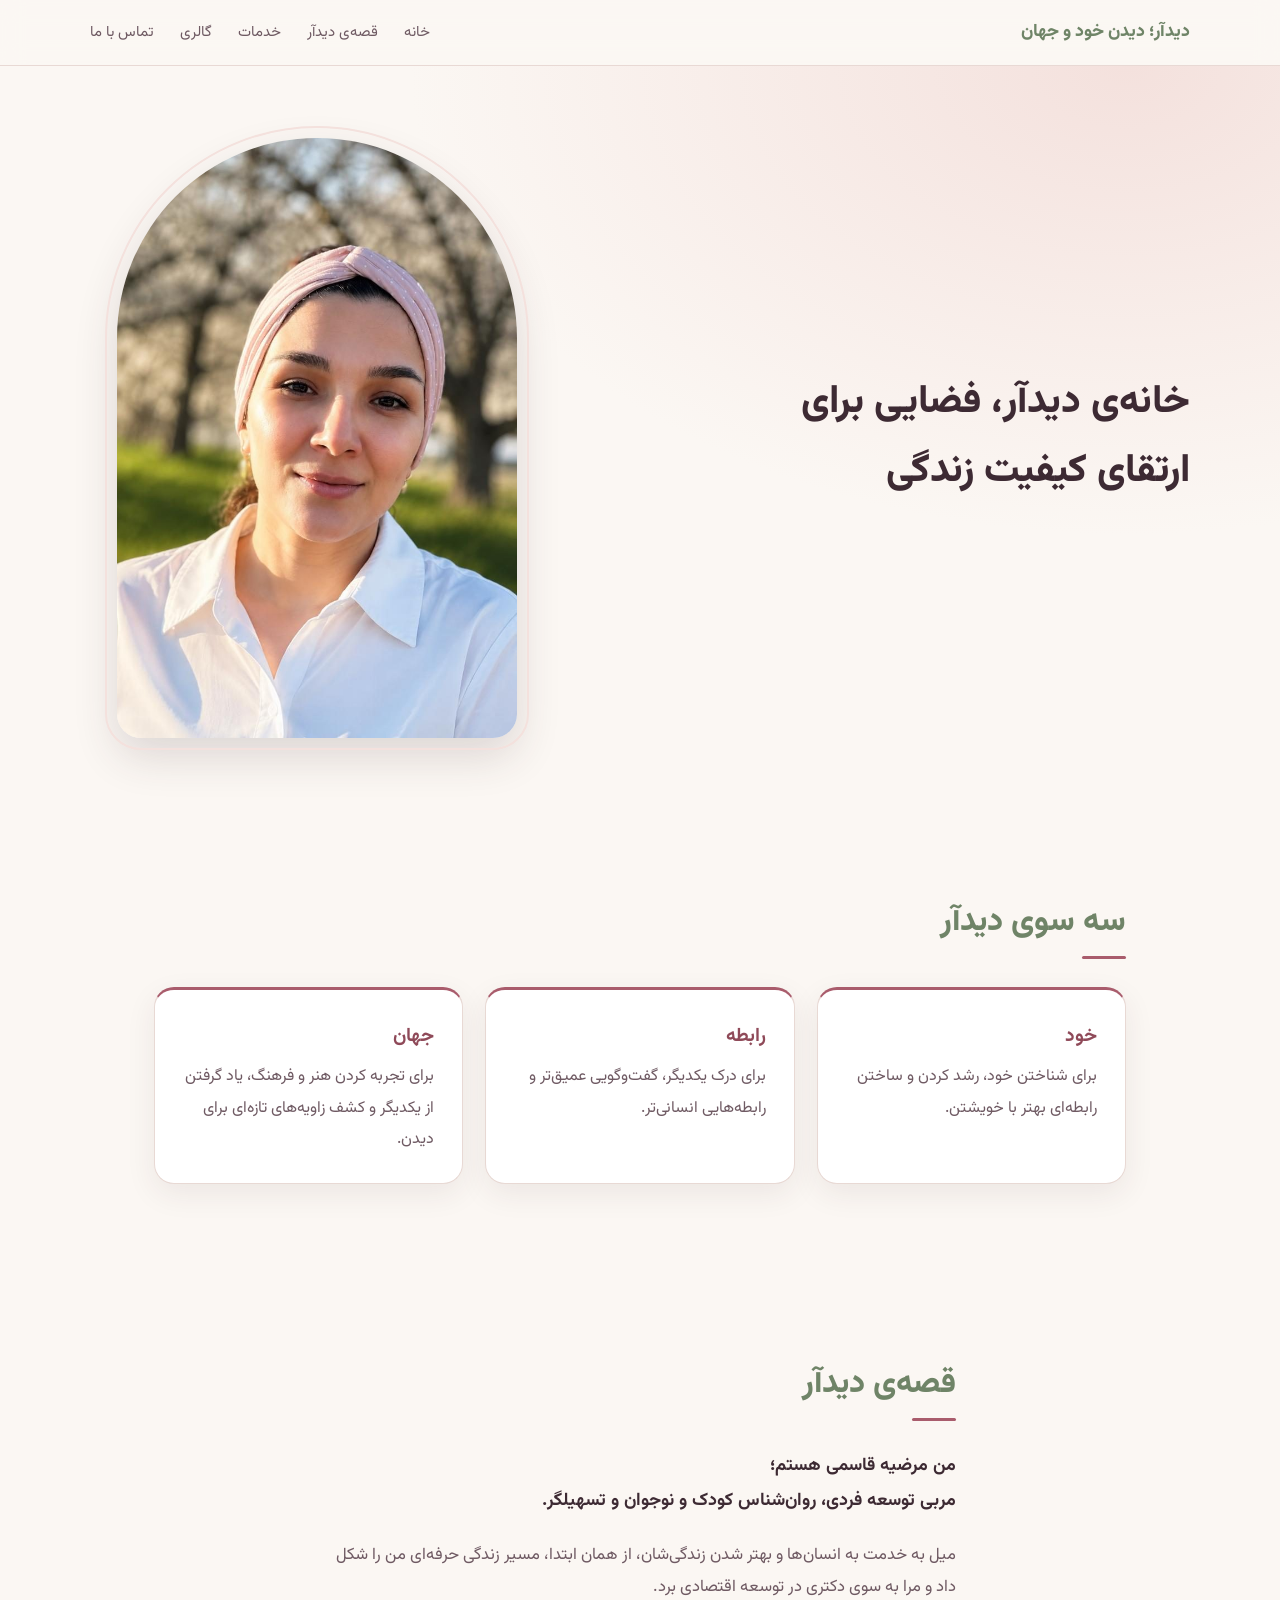
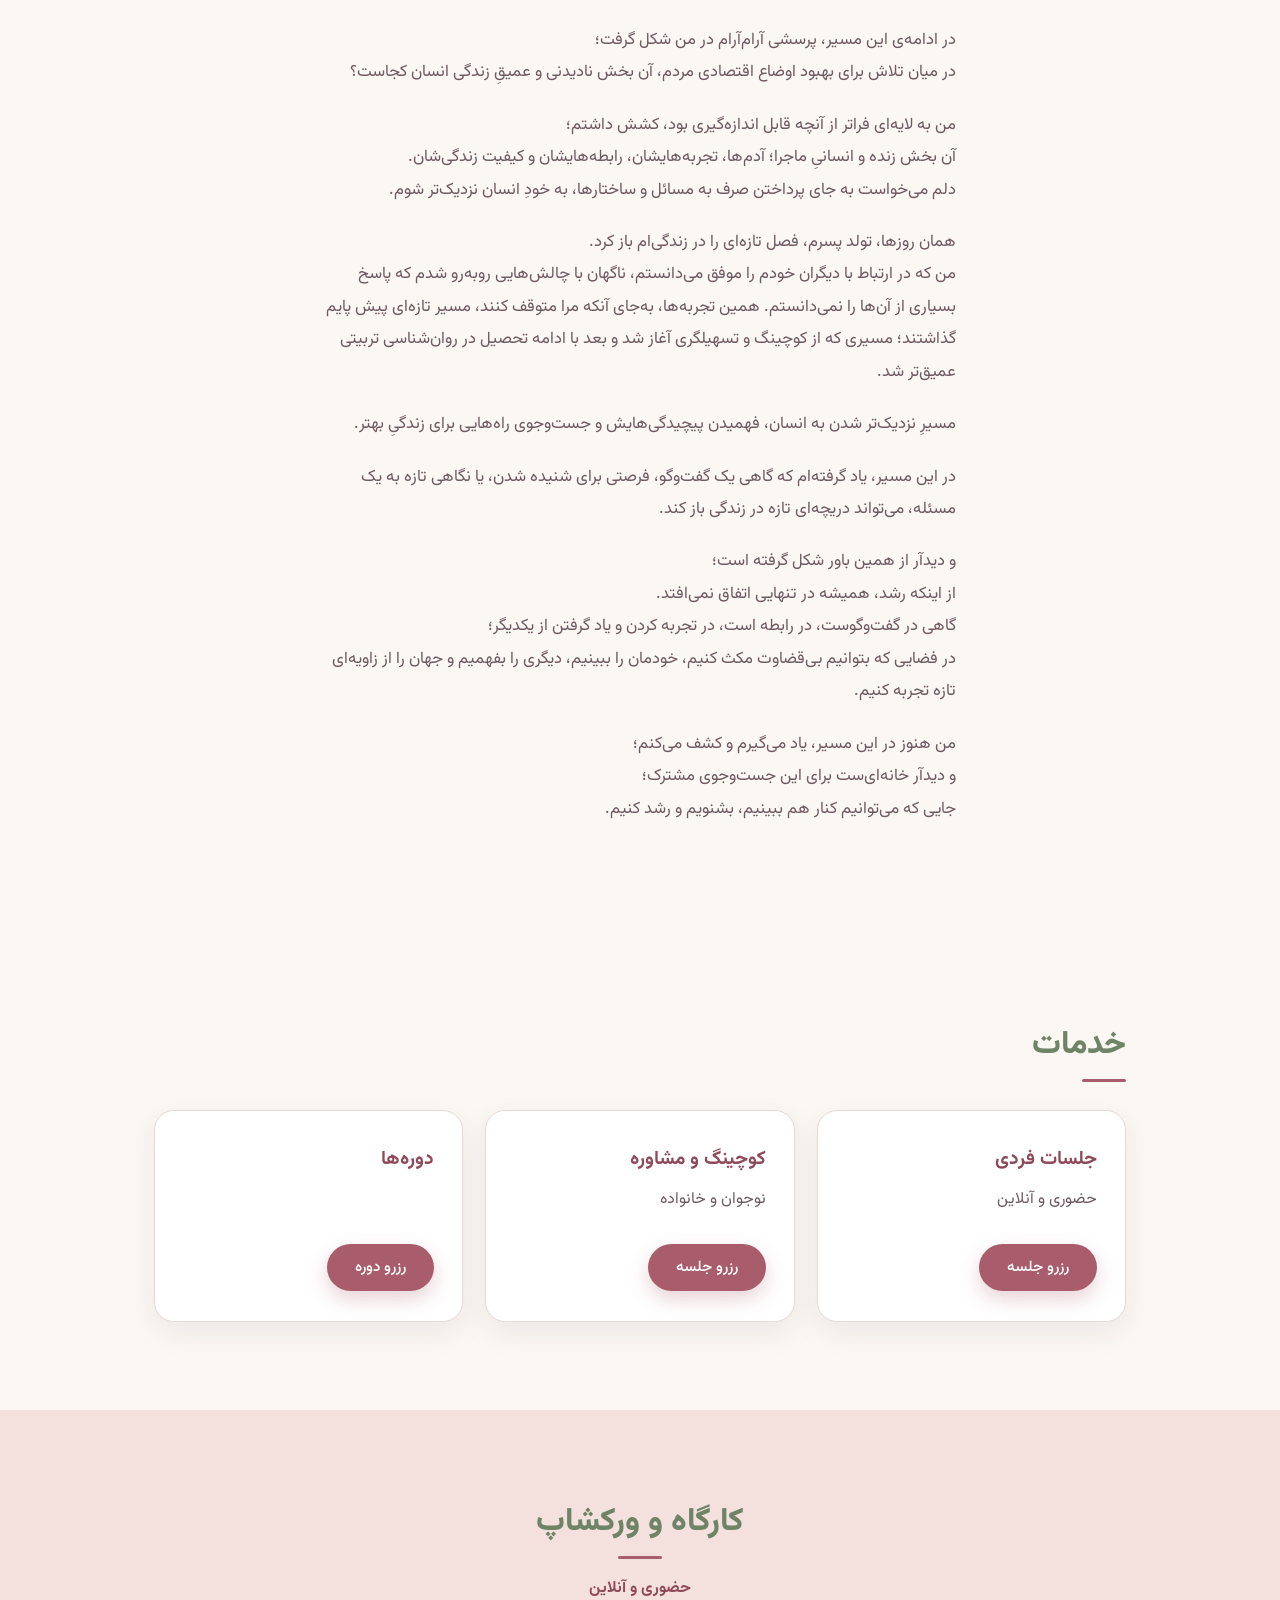
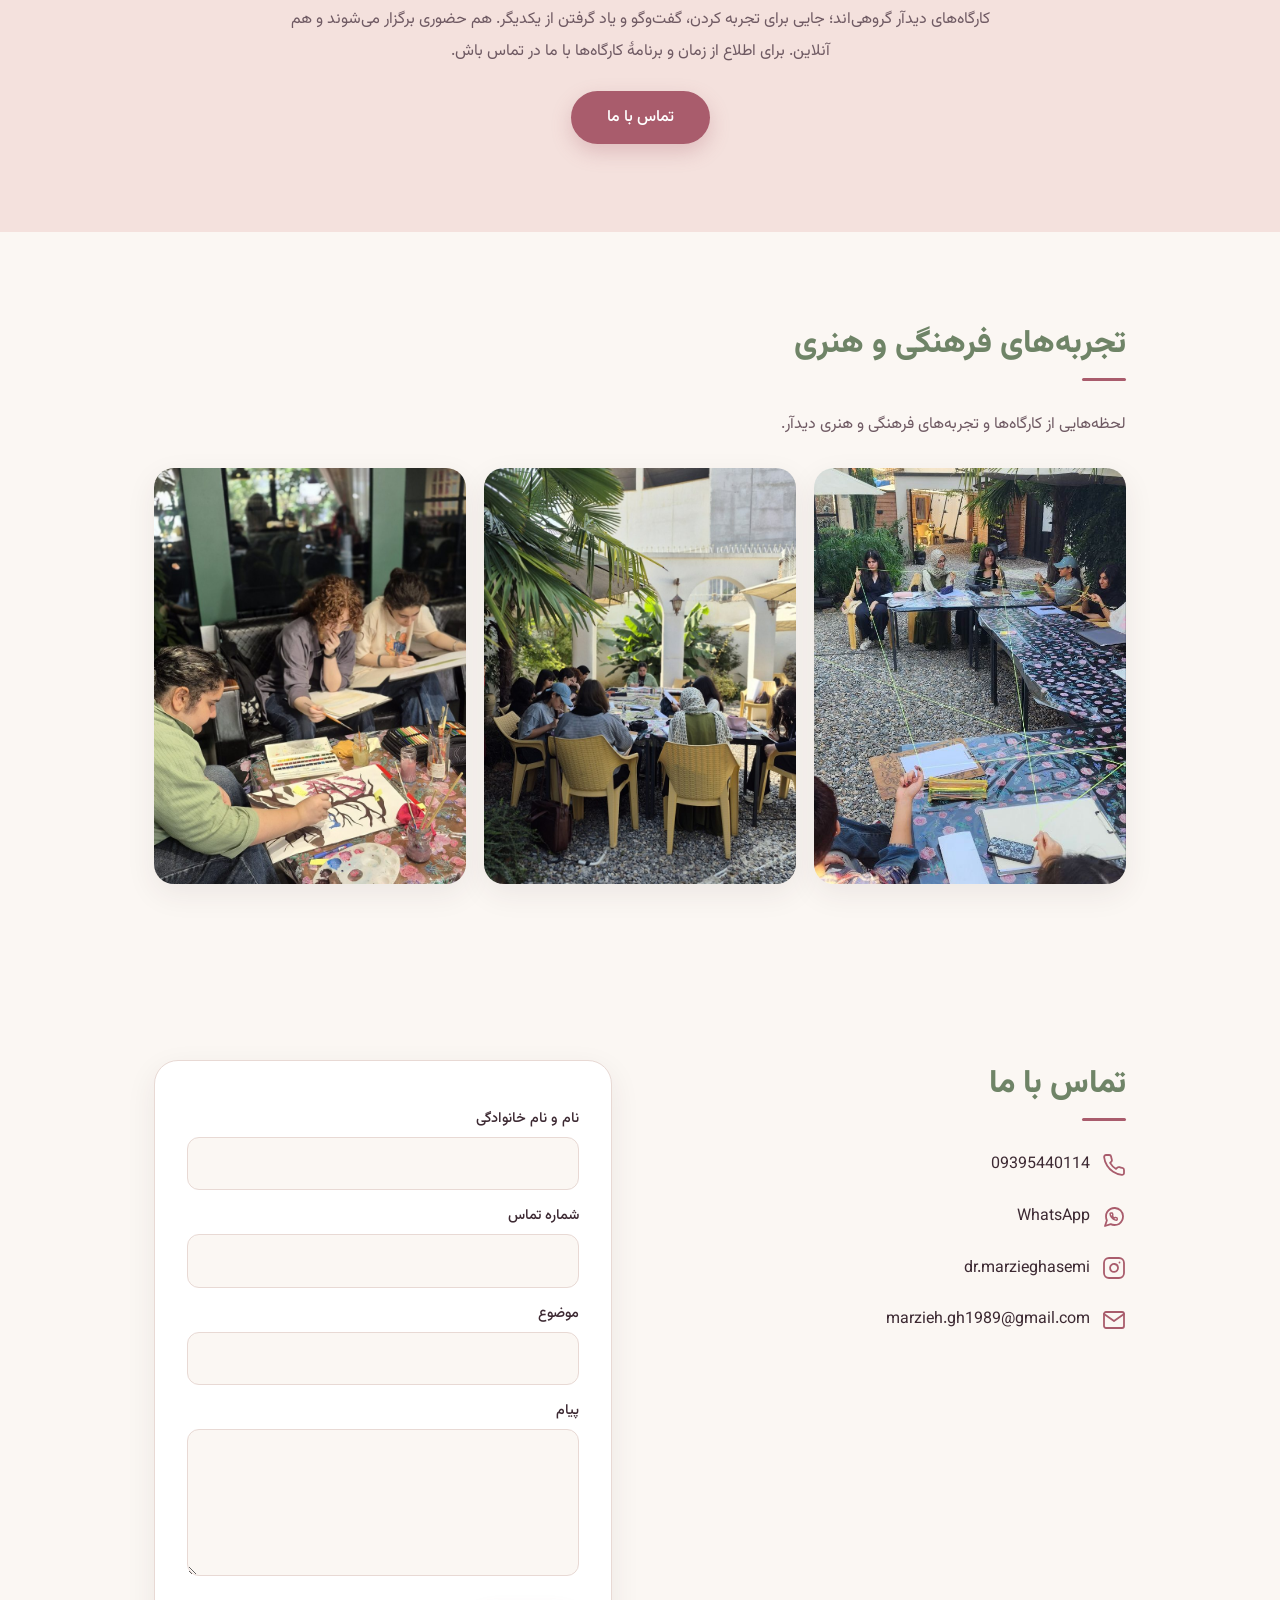
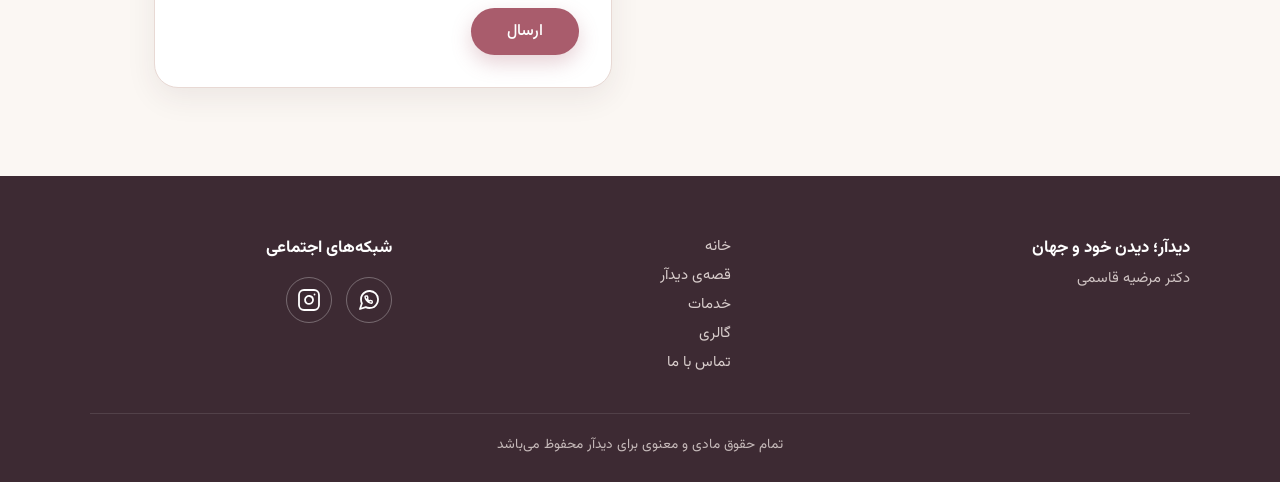
<file: index.html>
<!DOCTYPE html>
<html lang="fa" dir="rtl">
<head>
<meta charset="UTF-8">
<meta name="viewport" content="width=device-width, initial-scale=1">
<meta name="description" content="دیدآر؛ دیدن خود و جهان — جلسات فردی، کوچینگ و مشاوره، کارگاه و تجربه‌های فرهنگی و هنری با مرضیه قاسمی">
<meta name="theme-color" content="#fbf7f3">
<script>document.documentElement.classList.add('js')</script>
<title>دیدآر | دیدن خود و جهان</title>
<link rel="preconnect" href="https://fonts.googleapis.com">
<link rel="preconnect" href="https://fonts.gstatic.com" crossorigin>
<link href="https://fonts.googleapis.com/css2?family=Vazirmatn:wght@400;500;700;800&display=swap" rel="stylesheet">
<link rel="stylesheet" href="style.css">
</head>
<body>
<header>
  <a class="logo" href="#home">دیدآر؛ دیدن خود و جهان</a>
  <button class="menu-btn" type="button" aria-label="منو" aria-expanded="false" aria-controls="nav"><span></span><span></span><span></span></button>
  <nav id="nav" aria-label="منوی اصلی">
    <a href="#home">خانه</a>
    <a href="#story">قصه‌ی دیدآر</a>
    <div class="dropdown">
      <a href="#coaching">خدمات</a>
      <div class="dropdown-menu">
        <a href="#workshop">کارگاه و ورکشاپ</a>
        <a href="#individual">جلسات فردی</a>
        <a href="#coaching">کوچینگ و مشاوره</a>
        <a href="#gallery">تجربه‌های فرهنگی و هنری</a>
      </div>
    </div>
    <a href="#gallery">گالری</a>
    <a href="#contact">تماس با ما</a>
  </nav>
</header>

<main>
<section class="hero" id="home">
  <div class="hero-text">
    <h1>خانه‌ی دیدآر، فضایی برای<br>ارتقای کیفیت زندگی</h1>
  </div>
  <img class="hero-photo" src="images/marzieh.jpg" alt="مرضیه قاسمی">
</section>

<section class="sides">
  <h2>سه سوی دیدآر</h2>
  <div class="sides-grid">
    <div><h3>خود</h3><p>برای شناختن خود، رشد کردن و ساختن رابطه‌ای بهتر با خویشتن.</p></div>
    <div><h3>رابطه</h3><p>برای درک یکدیگر، گفت‌وگویی عمیق‌تر و رابطه‌هایی انسانی‌تر.</p></div>
    <div><h3>جهان</h3><p>برای تجربه کردن هنر و فرهنگ، یاد گرفتن از یکدیگر و کشف زاویه‌های تازه‌ای برای دیدن.</p></div>
  </div>
</section>

<section class="story" id="story">
  <h2>قصه‌ی دیدآر</h2>
  <p>من مرضیه قاسمی هستم؛<br>مربی توسعه فردی، روان‌شناس کودک و نوجوان و تسهیلگر.</p>
  <p>میل به خدمت به انسان‌ها و بهتر شدن زندگی‌شان، از همان ابتدا، مسیر زندگی حرفه‌ای من را شکل داد و مرا به سوی دکتری در توسعه اقتصادی برد.</p>
  <p>در ادامه‌ی این مسیر، پرسشی آرام‌آرام در من شکل گرفت؛<br>در میان تلاش برای بهبود اوضاع اقتصادی مردم، آن بخش نادیدنی و عمیقِ زندگی انسان کجاست؟</p>
  <p>من به لایه‌ای فراتر از آنچه قابل اندازه‌گیری بود، کشش داشتم؛<br>آن بخش زنده و انسانیِ ماجرا؛ آدم‌ها، تجربه‌هایشان، رابطه‌هایشان و کیفیت زندگی‌شان.<br>دلم می‌خواست به جای پرداختن صرف به مسائل و ساختارها، به خودِ انسان نزدیک‌تر شوم.</p>
  <p>همان روزها، تولد پسرم، فصل تازه‌ای را در زندگی‌ام باز کرد.<br>من که در ارتباط با دیگران خودم را موفق می‌دانستم، ناگهان با چالش‌هایی روبه‌رو شدم که پاسخ بسیاری از آن‌ها را نمی‌دانستم. همین تجربه‌ها، به‌جای آنکه مرا متوقف کنند، مسیر تازه‌ای پیش پایم گذاشتند؛ مسیری که از کوچینگ و تسهیلگری آغاز شد و بعد با ادامه تحصیل در روان‌شناسی تربیتی عمیق‌تر شد.</p>
  <p>مسیرِ نزدیک‌تر شدن به انسان، فهمیدن پیچیدگی‌هایش و جست‌وجوی راه‌هایی برای زندگیِ بهتر.</p>
  <p>در این مسیر، یاد گرفته‌ام که گاهی یک گفت‌وگو، فرصتی برای شنیده شدن، یا نگاهی تازه به یک مسئله، می‌تواند دریچه‌ای تازه در زندگی باز کند.</p>
  <p>و دیدآر از همین باور شکل گرفته است؛<br>از اینکه رشد، همیشه در تنهایی اتفاق نمی‌افتد.<br>گاهی در گفت‌وگوست، در رابطه است، در تجربه کردن و یاد گرفتن از یکدیگر؛<br>در فضایی که بتوانیم بی‌قضاوت مکث کنیم، خودمان را ببینیم، دیگری را بفهمیم و جهان را از زاویه‌ای تازه تجربه کنیم.</p>
  <p>من هنوز در این مسیر، یاد می‌گیرم و کشف می‌کنم؛<br>و دیدآر خانه‌ای‌ست برای این جست‌وجوی مشترک؛<br>جایی که می‌توانیم کنار هم ببینیم، بشنویم و رشد کنیم.</p>
</section>

<section class="coaching" id="coaching">
  <h2>خدمات</h2>
  <div class="row" id="individual">
    <h3>جلسات فردی</h3>
    <div>
      <p>حضوری و آنلاین</p>
      <a class="btn" href="#contact">رزرو جلسه</a>
    </div>
  </div>
  <div class="row">
    <h3>کوچینگ و مشاوره</h3>
    <div>
      <p>نوجوان و خانواده</p>
      <a class="btn" href="#contact">رزرو جلسه</a>
    </div>
  </div>
  <div class="row">
    <h3>دوره‌ها</h3>
    <div>
      <a class="btn" href="#contact">رزرو دوره</a>
    </div>
  </div>
</section>

<section class="workshop" id="workshop">
  <h2>کارگاه و ورکشاپ</h2>
  <p class="sub">حضوری و آنلاین</p>
  <p>کارگاه‌های دیدآر گروهی‌اند؛ جایی برای تجربه کردن، گفت‌وگو و یاد گرفتن از یکدیگر. هم حضوری برگزار می‌شوند و هم آنلاین. برای اطلاع از زمان و برنامهٔ کارگاه‌ها با ما در تماس باش.</p>
  <a class="btn" href="#contact">تماس با ما</a>
</section>

<section class="gallery" id="gallery">
  <h2>تجربه‌های فرهنگی و هنری</h2>
  <p>لحظه‌هایی از کارگاه‌ها و تجربه‌های فرهنگی و هنری دیدآر.</p>
  <div class="gallery-grid">
    <img loading="lazy" src="images/yarn.jpg" alt="کارگاه گروهی در حیاط">
    <img loading="lazy" src="images/garden.jpg" alt="جمعی در حال کار در حیاط">
    <img loading="lazy" src="images/art.jpg" alt="نقاشی آبرنگ در کارگاه">
  </div>
</section>

<section class="contact" id="contact">
  <div>
    <h2>تماس با ما</h2>
    <ul class="contact-list">
      <li><a href="tel:+989395440114"><svg class="ic" viewBox="0 0 24 24" aria-hidden="true"><path d="M22 16.92v3a2 2 0 0 1-2.18 2 19.79 19.79 0 0 1-8.63-3.07 19.5 19.5 0 0 1-6-6 19.79 19.79 0 0 1-3.07-8.67A2 2 0 0 1 4.11 2h3a2 2 0 0 1 2 1.72 12.84 12.84 0 0 0 .7 2.81 2 2 0 0 1-.45 2.11L8.09 9.91a16 16 0 0 0 6 6l1.27-1.27a2 2 0 0 1 2.11-.45 12.84 12.84 0 0 0 2.81.7A2 2 0 0 1 22 16.92z"/></svg><span dir="ltr">09395440114</span></a></li>
      <li><a href="https://wa.me/989395440114"><svg class="ic" viewBox="0 0 24 24" aria-hidden="true"><path d="M21 11.5a8.38 8.38 0 0 1-.9 3.8 8.5 8.5 0 0 1-7.6 4.7 8.38 8.38 0 0 1-3.8-.9L3 21l1.9-5.7a8.38 8.38 0 0 1-.9-3.8 8.5 8.5 0 0 1 4.7-7.6 8.38 8.38 0 0 1 3.8-.9h.5a8.48 8.48 0 0 1 8 8v.5z"/><g transform="translate(7.3 7.3) scale(.36)" stroke-width="4"><path d="M22 16.92v3a2 2 0 0 1-2.18 2 19.79 19.79 0 0 1-8.63-3.07 19.5 19.5 0 0 1-6-6 19.79 19.79 0 0 1-3.07-8.67A2 2 0 0 1 4.11 2h3a2 2 0 0 1 2 1.72 12.84 12.84 0 0 0 .7 2.81 2 2 0 0 1-.45 2.11L8.09 9.91a16 16 0 0 0 6 6l1.27-1.27a2 2 0 0 1 2.11-.45 12.84 12.84 0 0 0 2.81.7A2 2 0 0 1 22 16.92z"/></g></svg><span dir="ltr">WhatsApp</span></a></li>
      <li><a href="https://www.instagram.com/dr.marzieghasemi"><svg class="ic" viewBox="0 0 24 24" aria-hidden="true"><rect x="2" y="2" width="20" height="20" rx="5" ry="5"/><path d="M16 11.37A4 4 0 1 1 12.63 8 4 4 0 0 1 16 11.37z"/><line x1="17.5" y1="6.5" x2="17.51" y2="6.5"/></svg><span dir="ltr">dr.marzieghasemi</span></a></li>
      <li><a href="mailto:marzieh.gh1989@gmail.com"><svg class="ic" viewBox="0 0 24 24" aria-hidden="true"><path d="M4 4h16c1.1 0 2 .9 2 2v12c0 1.1-.9 2-2 2H4c-1.1 0-2-.9-2-2V6c0-1.1.9-2 2-2z"/><polyline points="22,6 12,13 2,6"/></svg><bdi dir="ltr">marzieh.gh1989@gmail.com</bdi></a></li>
    </ul>
  </div>
  <form id="bookForm" novalidate>
    <label for="name">نام و نام خانوادگی</label>
    <input id="name" type="text" required aria-describedby="name-err">
    <small class="field-error" id="name-err"></small>
    <label for="phone">شماره تماس</label>
    <input id="phone" type="tel" required aria-describedby="phone-err">
    <small class="field-error" id="phone-err"></small>
    <label for="subject">موضوع</label>
    <input id="subject" type="text">
    <label for="message">پیام</label>
    <textarea id="message" rows="4" required aria-describedby="message-err"></textarea>
    <small class="field-error" id="message-err"></small>
    <button class="btn" type="submit">ارسال</button>
    <div id="formStatus" class="form-msg" role="status" aria-live="polite" hidden></div>
  </form>
</section>
</main>

<footer>
  <div class="foot">
    <div><strong>دیدآر؛ دیدن خود و جهان</strong><p>دکتر مرضیه قاسمی</p></div>
    <ul>
      <li><a href="#home">خانه</a></li>
      <li><a href="#story">قصه‌ی دیدآر</a></li>
      <li><a href="#coaching">خدمات</a></li>
      <li><a href="#gallery">گالری</a></li>
      <li><a href="#contact">تماس با ما</a></li>
    </ul>
    <div>
      <strong>شبکه‌های اجتماعی</strong>
      <div class="social">
        <a href="https://wa.me/989395440114" aria-label="WhatsApp" target="_blank" rel="noopener"><svg class="ic" viewBox="0 0 24 24" aria-hidden="true"><path d="M21 11.5a8.38 8.38 0 0 1-.9 3.8 8.5 8.5 0 0 1-7.6 4.7 8.38 8.38 0 0 1-3.8-.9L3 21l1.9-5.7a8.38 8.38 0 0 1-.9-3.8 8.5 8.5 0 0 1 4.7-7.6 8.38 8.38 0 0 1 3.8-.9h.5a8.48 8.48 0 0 1 8 8v.5z"/><g transform="translate(7.3 7.3) scale(.36)" stroke-width="4"><path d="M22 16.92v3a2 2 0 0 1-2.18 2 19.79 19.79 0 0 1-8.63-3.07 19.5 19.5 0 0 1-6-6 19.79 19.79 0 0 1-3.07-8.67A2 2 0 0 1 4.11 2h3a2 2 0 0 1 2 1.72 12.84 12.84 0 0 0 .7 2.81 2 2 0 0 1-.45 2.11L8.09 9.91a16 16 0 0 0 6 6l1.27-1.27a2 2 0 0 1 2.11-.45 12.84 12.84 0 0 0 2.81.7A2 2 0 0 1 22 16.92z"/></g></svg></a>
        <a href="https://www.instagram.com/dr.marzieghasemi" aria-label="Instagram" target="_blank" rel="noopener"><svg class="ic" viewBox="0 0 24 24" aria-hidden="true"><rect x="2" y="2" width="20" height="20" rx="5" ry="5"/><path d="M16 11.37A4 4 0 1 1 12.63 8 4 4 0 0 1 16 11.37z"/><line x1="17.5" y1="6.5" x2="17.51" y2="6.5"/></svg></a>
      </div>
    </div>
  </div>
  <p class="copy">تمام حقوق مادی و معنوی برای دیدآر محفوظ می‌باشد</p>
</footer>

<script>
var FORM_ENDPOINT = 'https://formsubmit.co/ajax/marzieh.gh1989@gmail.com';

var form = document.getElementById('bookForm');
var statusEl = document.getElementById('formStatus');
var sendBtn = form.querySelector('button[type="submit"]');
var sending = false;
var DEBUG = true; // موقت: دلیل فنی خطا زیر پیام نشون داده می‌شه. بعد از رفع مشکل false کن

function showStatus(type, text) {
  statusEl.className = 'form-msg ' + type;
  statusEl.textContent = text;
  statusEl.hidden = false;
}
function setFieldError(id, text) {
  var input = document.getElementById(id);
  document.getElementById(id + '-err').textContent = text || '';
  if (text) { input.setAttribute('aria-invalid', 'true'); }
  else { input.removeAttribute('aria-invalid'); }
}
['name', 'phone', 'message'].forEach(function (id) {
  document.getElementById(id).addEventListener('input', function () { setFieldError(id, ''); });
});

function validate() {
  var val = function (id) { return document.getElementById(id).value.trim(); };
  var firstBad = null;
  var check = function (id, ok, text) {
    setFieldError(id, ok ? '' : text);
    if (!ok && !firstBad) { firstBad = document.getElementById(id); }
  };
  check('name', val('name') !== '', 'لطفاً نام و نام خانوادگی را وارد کنید.');
  var digits = (val('phone').match(/[0-9\u06F0-\u06F9\u0660-\u0669]/g) || []).length;
  if (val('phone') === '') { check('phone', false, 'لطفاً شماره تماس را وارد کنید.'); }
  else { check('phone', digits >= 7, 'لطفاً یک شماره تماس معتبر وارد کنید.'); }
  check('message', val('message') !== '', 'لطفاً متن پیام را وارد کنید.');
  if (firstBad) { firstBad.focus(); return false; }
  return true;
}

form.addEventListener('submit', function (e) {
  e.preventDefault();
  if (sending) { return; }
  statusEl.hidden = true;
  if (!validate()) { return; }
  if (location.protocol === 'file:') {
    showStatus('err', 'برای امتحان فرم، سایت را از آدرس اینترنتی‌اش باز کن، نه از فایل روی کامپیوتر.');
    return;
  }

  var v = function (id) { return document.getElementById(id).value.trim(); };
  sending = true;
  sendBtn.disabled = true;
  sendBtn.textContent = 'در حال ارسال...';

  var controller = new AbortController();
  var timer = setTimeout(function () { controller.abort(); }, 20000);

  fetch(FORM_ENDPOINT, {
    method: 'POST',
    headers: { 'Content-Type': 'application/json', 'Accept': 'application/json' },
    body: JSON.stringify({
      _subject: 'درخواست جدید از سایت دیدآر',
      _template: 'table',
      _captcha: 'false',
      name: v('name'),
      phone: v('phone'),
      subject: v('subject'),
      message: v('message')
    }),
    signal: controller.signal
  }).then(function (res) {
    return res.text().then(function (text) {
      var data = null;
      try { data = JSON.parse(text); } catch (err) {}
      if (res.ok && data && (data.success === true || data.success === 'true')) { return; }
      throw new Error('پاسخ سرویس ارسال: HTTP ' + res.status + ' — ' + text.slice(0, 300));
    });
  }).then(function () {
    form.reset();
    showStatus('ok', 'پیام شما با موفقیت ارسال شد.');
  }).catch(function (err) {
    console.error('خطای ارسال فرم:', err);
    showStatus('err', 'ارسال پیام انجام نشد. لطفاً دوباره تلاش کنید.');
    if (DEBUG) {
      var d = document.createElement('small');
      d.setAttribute('dir', 'ltr');
      d.style.cssText = 'display:block;margin-top:8px;font-size:.75rem;word-break:break-all;text-align:left';
      d.textContent = String(err && err.message ? err.message : err);
      statusEl.appendChild(d);
    }
  }).finally(function () {
    clearTimeout(timer);
    sending = false;
    sendBtn.disabled = false;
    sendBtn.textContent = 'ارسال';
  });
});

// روی گوشی (بدون هاور) با تپ روی «خدمات» زیرمنو باز/بسته بشه
document.querySelectorAll('nav .dropdown > a').forEach(function (link) {
  link.addEventListener('click', function (e) {
    if (window.matchMedia('(hover: none)').matches) {
      e.preventDefault();
      link.parentElement.classList.toggle('open');
    }
  });
});
document.addEventListener('click', function (e) {
  document.querySelectorAll('nav .dropdown.open').forEach(function (d) {
    if (!d.contains(e.target)) d.classList.remove('open');
  });
});

// منوی موبایل، سایه‌ی هدر، ظاهر شدن نرم بخش‌ها
var hd = document.querySelector('header'), mb = document.querySelector('.menu-btn');
mb.addEventListener('click', function () {
  mb.setAttribute('aria-expanded', hd.classList.toggle('open'));
});
document.querySelectorAll('#nav a').forEach(function (a) {
  a.addEventListener('click', function () {
    if (!a.matches('.dropdown > a')) { hd.classList.remove('open'); mb.setAttribute('aria-expanded', 'false'); }
  });
});
window.addEventListener('scroll', function () { hd.classList.toggle('scrolled', window.scrollY > 10); }, { passive: true });
var rv = document.querySelectorAll('main section:not(.hero)');
if ('IntersectionObserver' in window) {
  var io = new IntersectionObserver(function (es) {
    es.forEach(function (e) { if (e.isIntersecting) { e.target.classList.add('in'); io.unobserve(e.target); } });
  }, { threshold: 0.08 });
  rv.forEach(function (el) { el.classList.add('reveal'); io.observe(el); });
}

// گالری: نمایش بزرگ تصویر (Lightbox)
(function () {
  var imgs = [].slice.call(document.querySelectorAll('.gallery-grid img')), i = 0, opener = null;
  if (!imgs.length) { return; }
  var lb = document.createElement('div');
  lb.className = 'lb'; lb.hidden = true;
  lb.setAttribute('role', 'dialog'); lb.setAttribute('aria-modal', 'true'); lb.setAttribute('aria-label', 'نمایش تصویر');
  lb.innerHTML = '<button class="lb-x" aria-label="بستن">×</button><button class="lb-prev" aria-label="عکس قبلی">←</button><figure><img alt=""></figure><button class="lb-next" aria-label="عکس بعدی">→</button>';
  document.body.appendChild(lb);
  var pic = lb.querySelector('img');
  pic.onload = function () { pic.classList.remove('fade'); };
  function show(n) {
    i = (n + imgs.length) % imgs.length;
    pic.classList.add('fade');
    pic.alt = imgs[i].alt;
    pic.src = imgs[i].currentSrc || imgs[i].src;
  }
  function open(n) {
    opener = document.activeElement; lb.hidden = false;
    document.body.style.overflow = 'hidden';
    show(n); lb.querySelector('.lb-x').focus();
  }
  function close() {
    lb.hidden = true; document.body.style.overflow = '';
    if (opener) { opener.focus({ preventScroll: true }); }
  }
  imgs.forEach(function (im, n) {
    im.tabIndex = 0; im.setAttribute('role', 'button');
    im.addEventListener('click', function () { open(n); });
    im.addEventListener('keydown', function (e) { if (e.key === 'Enter' || e.key === ' ') { e.preventDefault(); open(n); } });
  });
  lb.addEventListener('click', function (e) {
    var t = e.target;
    if (t === lb || t.tagName === 'FIGURE' || t.classList.contains('lb-x')) { close(); }
    else if (t.classList.contains('lb-prev')) { show(i - 1); }
    else if (t.classList.contains('lb-next')) { show(i + 1); }
  });
  document.addEventListener('keydown', function (e) {
    if (lb.hidden) { return; }
    if (e.key === 'Escape') { close(); }
    else if (e.key === 'ArrowLeft') { show(i - 1); }
    else if (e.key === 'ArrowRight') { show(i + 1); }
  });
  var x0 = null;
  lb.addEventListener('touchstart', function (e) { x0 = e.touches[0].clientX; }, { passive: true });
  lb.addEventListener('touchend', function (e) {
    if (x0 === null) { return; }
    var d = e.changedTouches[0].clientX - x0; x0 = null;
    if (Math.abs(d) > 50) { show(d < 0 ? i + 1 : i - 1); }
  });
})();
</script>
</body>
</html>
</file>
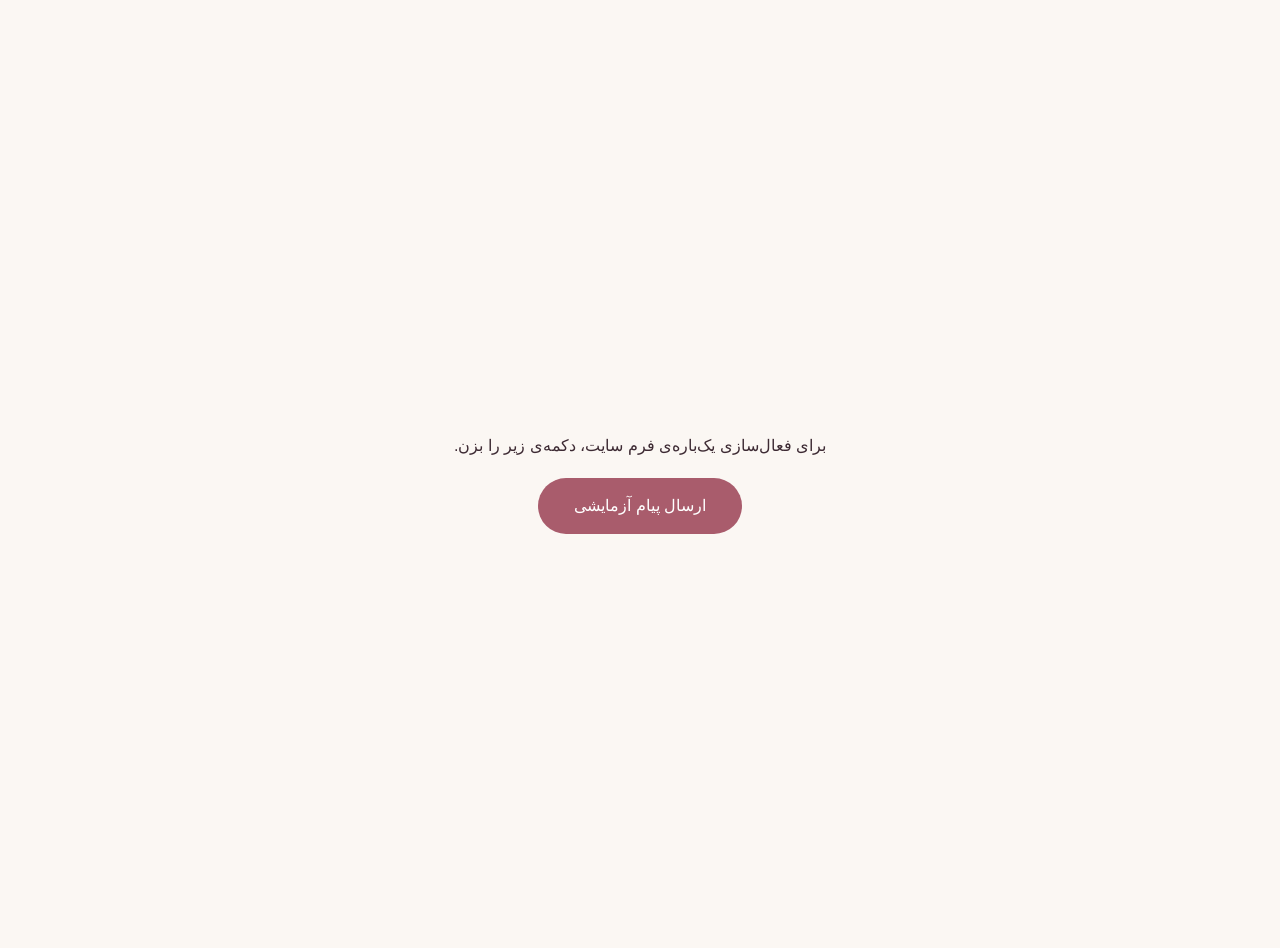
<file: activate.html>
<!DOCTYPE html>
<html lang="fa" dir="rtl">
<head>
<meta charset="UTF-8">
<meta name="viewport" content="width=device-width, initial-scale=1">
<meta name="robots" content="noindex">
<title>فعال‌سازی فرم</title>
<style>
body{font-family:Tahoma,sans-serif;background:#fbf7f3;color:#3d2a33;display:grid;place-items:center;min-height:100vh;margin:0;padding:24px;text-align:center;line-height:2}
button{font:inherit;background:#a95c6c;color:#fff;border:0;border-radius:40px;padding:12px 36px;cursor:pointer}
</style>
</head>
<body>
<form action="https://formsubmit.co/marzieh.gh1989@gmail.com" method="POST">
  <p>برای فعال‌سازی یک‌باره‌ی فرم سایت، دکمه‌ی زیر را بزن.</p>
  <input type="hidden" name="_subject" value="فعال‌سازی فرم سایت دیدآر">
  <input type="hidden" name="name" value="پیام آزمایشی">
  <input type="hidden" name="message" value="این پیام فقط برای فعال‌سازی فرم است.">
  <button type="submit">ارسال پیام آزمایشی</button>
</form>
</body>
</html>
</file>
<file: style.css>
:root{--cream:#fbf7f3;--blush:#f4e1dd;--plum:#3d2a33;--muted:#6f5a63;--rose:#a95c6c;--rose-d:#8f4a59;--sage:#6f8467;--line:#e8d9d4;--r:20px;--sh:0 10px 30px rgba(61,42,51,.08);--sh2:0 18px 44px rgba(61,42,51,.16);--pad:max(5vw,calc((100vw - 1100px)/2))}
*{box-sizing:border-box;margin:0;padding:0}
html{scroll-behavior:smooth;scroll-padding-top:84px;-webkit-text-size-adjust:100%}
body{font-family:'Vazirmatn',Tahoma,sans-serif;background:var(--cream);color:var(--plum);line-height:1.95}
img{display:block;max-width:100%}
a{color:inherit}
:focus-visible{outline:3px solid var(--rose);outline-offset:3px}
h1{font-size:clamp(1.55rem,3.3vw,2.45rem);line-height:1.75;font-weight:800}
h2{font-size:clamp(1.55rem,2.6vw,2rem);line-height:1.5;font-weight:800;margin-bottom:28px;color:var(--sage)}
h2::after{content:"";display:block;width:44px;height:3px;border-radius:3px;background:var(--rose);margin-top:10px}
h3{font-size:1.2rem;font-weight:700}
section{padding:88px 5vw;max-width:1100px;margin:auto}

/* header */
header{position:sticky;top:0;z-index:50;display:flex;flex-wrap:wrap;align-items:center;justify-content:space-between;gap:4px 32px;padding:14px var(--pad);background:rgba(251,247,243,.88);-webkit-backdrop-filter:saturate(1.4) blur(12px);backdrop-filter:saturate(1.4) blur(12px);border-bottom:1px solid var(--line);transition:box-shadow .3s}
header.scrolled{box-shadow:0 8px 24px rgba(61,42,51,.08)}
.logo{font-weight:800;font-size:1.1rem;color:var(--sage);text-decoration:none}
header nav{display:flex;flex-wrap:wrap;align-items:center;gap:2px 26px;font-size:.93rem}
header nav a{position:relative;text-decoration:none;color:var(--muted);padding:4px 0;transition:color .25s}
header nav a::after{content:"";position:absolute;inset-inline:0;bottom:0;height:2px;background:var(--rose);transform:scaleX(0);transition:transform .25s}
header nav a:hover{color:var(--plum)}
header nav a:hover::after{transform:scaleX(1)}
nav .dropdown{position:relative}
nav .dropdown-menu{display:none;position:absolute;top:100%;right:0;background:#fff;min-width:200px;max-width:90vw;box-shadow:var(--sh2);border:1px solid var(--line);border-radius:14px;padding:8px 0;z-index:20}
nav .dropdown:hover .dropdown-menu,nav .dropdown.open .dropdown-menu{display:block}
nav .dropdown-menu a{display:block;padding:8px 18px;white-space:nowrap}
nav .dropdown-menu a::after{display:none}
.menu-btn{display:none;width:44px;height:44px;border:1px solid var(--line);border-radius:12px;background:#fff;cursor:pointer;flex-direction:column;align-items:center;justify-content:center;gap:5px}
.menu-btn span{width:20px;height:2px;background:var(--plum);border-radius:2px;transition:transform .25s,opacity .25s}
header.open .menu-btn span:nth-child(1){transform:translateY(7px) rotate(45deg)}
header.open .menu-btn span:nth-child(2){opacity:0}
header.open .menu-btn span:nth-child(3){transform:translateY(-7px) rotate(-45deg)}

/* buttons */
.btn{display:inline-block;font-family:inherit;font-size:1rem;font-weight:500;background:var(--rose);color:#fff;padding:11px 36px;border:0;border-radius:40px;text-decoration:none;cursor:pointer;box-shadow:0 8px 20px rgba(169,92,108,.28);transition:background .25s,transform .25s,box-shadow .25s}
.btn:hover{background:var(--rose-d);transform:translateY(-2px);box-shadow:0 12px 26px rgba(143,74,89,.32)}
.btn:disabled{opacity:.7;cursor:wait;transform:none}

/* hero */
.hero{max-width:none;background:radial-gradient(80% 90% at 88% 0,var(--blush),transparent 70%),var(--cream);display:grid;grid-template-columns:1.3fr 1fr;gap:56px;align-items:center;padding:72px var(--pad)}
.hero-photo{width:100%;max-width:400px;aspect-ratio:2/3;object-fit:cover;border-radius:200px 200px 24px 24px;margin:auto;box-shadow:var(--sh2);outline:2px solid var(--blush);outline-offset:10px}

/* cards */
.sides-grid{display:grid;grid-template-columns:repeat(3,1fr);gap:22px}
.sides-grid div,.coaching .row{background:#fff;border:1px solid var(--line);border-radius:var(--r);box-shadow:var(--sh);transition:transform .3s,box-shadow .3s}
.sides-grid div{padding:28px;border-top:3px solid var(--rose)}
.sides-grid div:hover,.coaching .row:hover{transform:translateY(-4px);box-shadow:var(--sh2)}
.sides-grid h3{color:var(--rose-d);margin-bottom:6px}
.sides-grid p,.row p,dd,.workshop p,.gallery p{color:var(--muted)}
.story{max-width:760px}
.story p{margin-bottom:20px;font-size:1.04rem;color:var(--muted)}
.story p:first-of-type{font-weight:700;color:var(--plum);font-size:1.12rem}
.coaching{display:grid;grid-template-columns:repeat(3,1fr);gap:22px}
.coaching h2{grid-column:1/-1;margin-bottom:6px}
.coaching .row{display:flex;flex-direction:column;align-items:flex-start;gap:6px;padding:30px 28px}
.coaching .row h3{color:var(--rose-d)}
.coaching .row .btn{margin-top:auto;padding:9px 28px;font-size:.95rem}
.coaching .row p{margin-bottom:14px}
.coaching .row div{display:flex;flex-direction:column;align-items:flex-start;gap:14px;flex:1;width:100%}
.workshop{max-width:none;background:var(--blush);text-align:center;padding-inline:max(5vw,calc((100vw - 700px)/2))}
.workshop h2::after{margin-inline:auto}
.workshop .sub{font-weight:700;color:var(--rose-d);margin-top:-14px}
.workshop .btn{margin-top:24px}

/* gallery */
.gallery-grid{display:grid;grid-template-columns:repeat(3,1fr);gap:18px;margin-top:28px}
.gallery-grid img{width:100%;aspect-ratio:3/4;object-fit:cover;border-radius:var(--r);box-shadow:var(--sh);cursor:zoom-in;transition:transform .35s,box-shadow .35s}
.gallery-grid img:hover{transform:translateY(-4px);box-shadow:var(--sh2)}
.lb{position:fixed;inset:0;z-index:100;display:flex;align-items:center;justify-content:center;background:rgba(30,18,24,.88);animation:lbin .25s}
.lb[hidden]{display:none}
.lb figure{max-width:92vw;text-align:center;color:#fff}
.lb img{max-width:92vw;max-height:80vh;width:auto;height:auto;object-fit:contain;border-radius:12px;margin:auto;transition:opacity .25s}
.lb img.fade{opacity:0}
.lb button{position:absolute;width:48px;height:48px;border:0;border-radius:50%;background:rgba(255,255,255,.16);color:#fff;font-size:1.6rem;line-height:1;cursor:pointer;transition:background .2s}
.lb button:hover{background:rgba(255,255,255,.3)}
.lb-x{top:max(14px,env(safe-area-inset-top));left:14px}
.lb-prev{left:14px;top:50%;margin-top:-24px}
.lb-next{right:14px;top:50%;margin-top:-24px}
@keyframes lbin{from{opacity:0}to{opacity:1}}

/* contact */
.contact{display:grid;grid-template-columns:1fr 1fr;gap:56px}
.contact ul{list-style:none}
.contact-list li{margin-bottom:12px}
.contact-list a{display:inline-flex;align-items:center;gap:12px;text-decoration:none;transition:color .25s}
.contact-list a:hover{color:var(--rose)}
.ic{width:24px;height:24px;flex:none;fill:none;stroke:var(--rose);stroke-width:1.8;stroke-linecap:round;stroke-linejoin:round}
form{background:#fff;border:1px solid var(--line);border-radius:24px;padding:32px;box-shadow:var(--sh)}
label{display:block;margin:12px 0 4px;font-size:.9rem;font-weight:500}
input,textarea{width:100%;font:inherit;padding:10px 14px;border:1px solid var(--line);border-radius:12px;background:var(--cream);transition:border-color .2s,box-shadow .2s}
input:focus,textarea:focus{outline:0;border-color:var(--rose);box-shadow:0 0 0 3px rgba(169,92,108,.18)}
form .btn{margin-top:20px}
.field-error{display:block;margin-top:4px;font-size:.85rem;line-height:1.7;color:#b3261e}
.field-error:empty{display:none}
input[aria-invalid="true"],textarea[aria-invalid="true"]{border-color:#b3261e}
.form-msg{margin-top:16px;padding:12px 16px;border-radius:12px;font-size:.95rem;text-align:center}
.form-msg.ok{background:#eef3ec;border:1px solid var(--sage);color:#3f5a37}
.form-msg.err{background:#fbeeee;border:1px solid #b3261e;color:#8c1d18}

/* footer */
footer{background:var(--plum);color:#f3e9e6;padding:56px var(--pad) 24px}
.foot{display:grid;grid-template-columns:1.4fr 1fr 1fr;gap:36px}
.foot strong{display:block;font-size:1.05rem;color:#fff}
.foot p{opacity:.8;font-size:.92rem}
.foot ul{list-style:none;font-size:.93rem}
.foot a{text-decoration:none;opacity:.85;transition:opacity .2s,color .2s}
.foot a:hover{opacity:1;color:var(--blush)}
.social{display:flex;gap:14px;margin-top:12px}
.foot .social a{width:46px;height:46px;border-radius:50%;border:1px solid rgba(255,255,255,.3);display:grid;place-items:center;opacity:1;transition:background .2s,border-color .2s,transform .2s}
.foot .social a:hover{background:rgba(255,255,255,.12);border-color:#fff;transform:translateY(-2px)}
.foot .social .ic{stroke:#fff}
.copy{margin-top:36px;padding-top:18px;border-top:1px solid rgba(255,255,255,.14);text-align:center;font-size:.85rem;opacity:.75}

/* reveal */
.js .reveal{opacity:0;transform:translateY(18px);transition:opacity .7s ease,transform .7s ease}
.js .reveal.in{opacity:1;transform:none}
@media(prefers-reduced-motion:reduce){*{transition:none!important;animation:none!important}html{scroll-behavior:auto}.js .reveal{opacity:1;transform:none}}

/* tablet + mobile */
@media(max-width:820px){
  section{padding:56px 6vw}
  header{padding:10px 5vw}
  .menu-btn{display:flex}
  header nav{display:none;flex-basis:100%;flex-direction:column;align-items:stretch;gap:0;padding:8px 0 12px;font-size:1rem}
  header.open nav{display:flex}
  header nav a{padding:10px 4px;border-bottom:1px solid var(--line)}
  header nav a::after{display:none}
  nav .dropdown-menu{display:block;position:static;box-shadow:none;border:0;padding:0 14px 0 0;min-width:0}
  nav .dropdown-menu a{padding:8px 4px;font-size:.93rem}
  .hero{grid-template-columns:1fr;text-align:center;padding:40px 6vw;gap:34px}
  .hero-text{display:flex;flex-direction:column;align-items:center}
  .hero-photo{max-width:260px;outline-offset:8px}
  .sides-grid,.coaching,.gallery-grid,.contact,.foot{grid-template-columns:1fr}
  .gallery-grid img{aspect-ratio:4/3}
  .contact{gap:36px}
  form{padding:24px}
  .foot{gap:24px}
  .lb-prev,.lb-next{top:auto;bottom:18px;margin-top:0}
}
</file>
